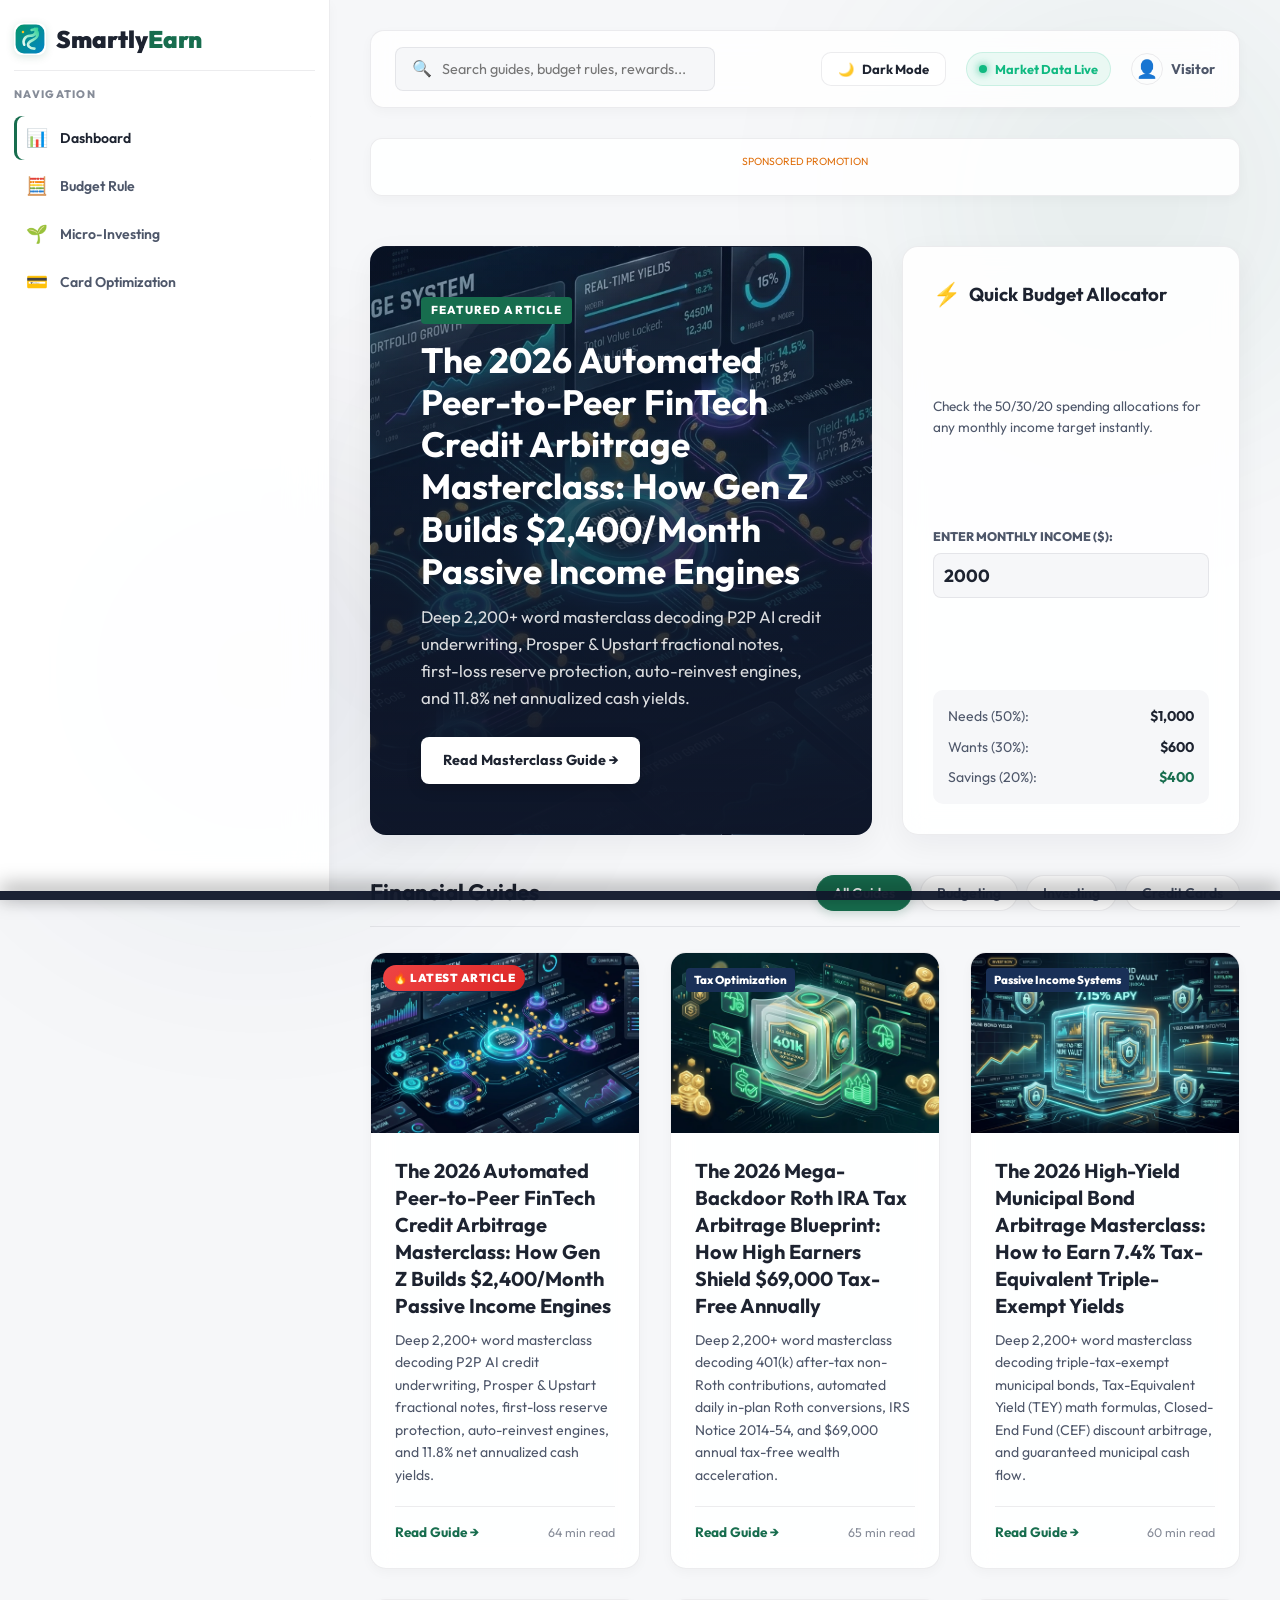
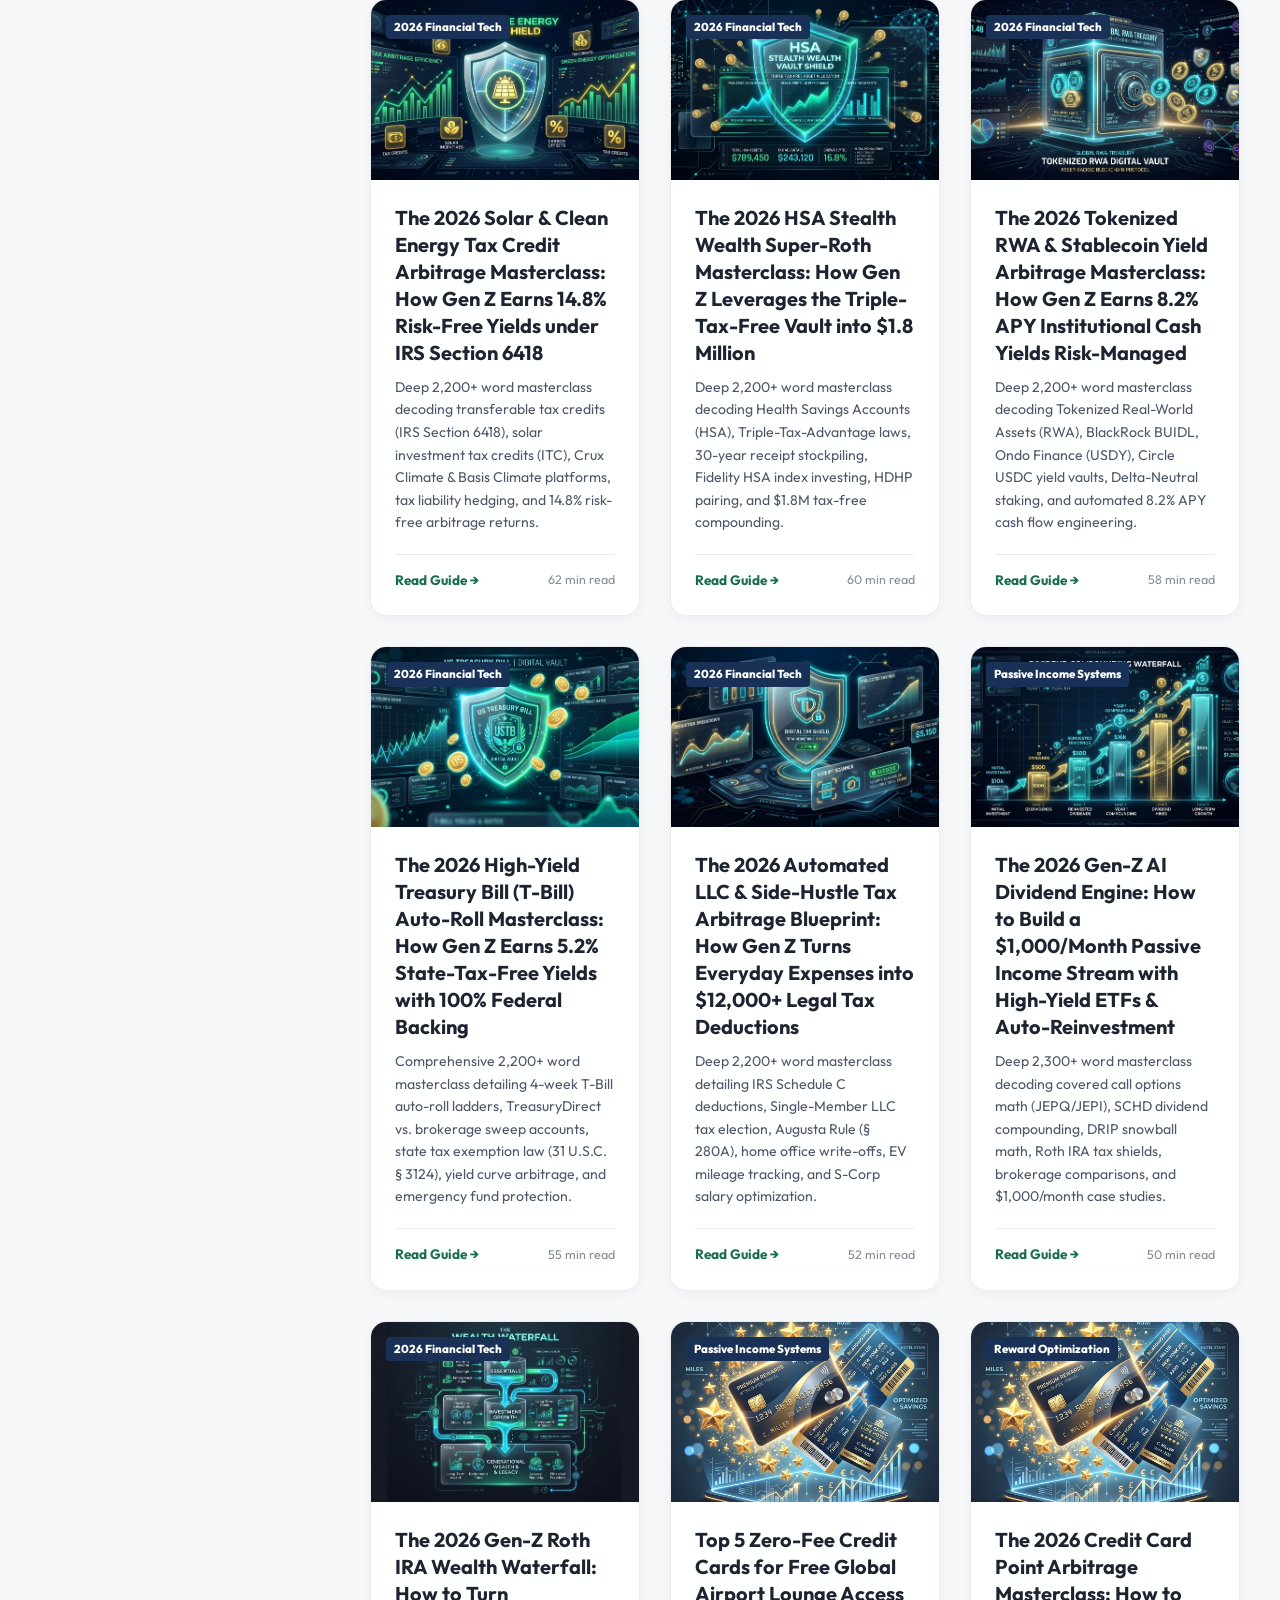
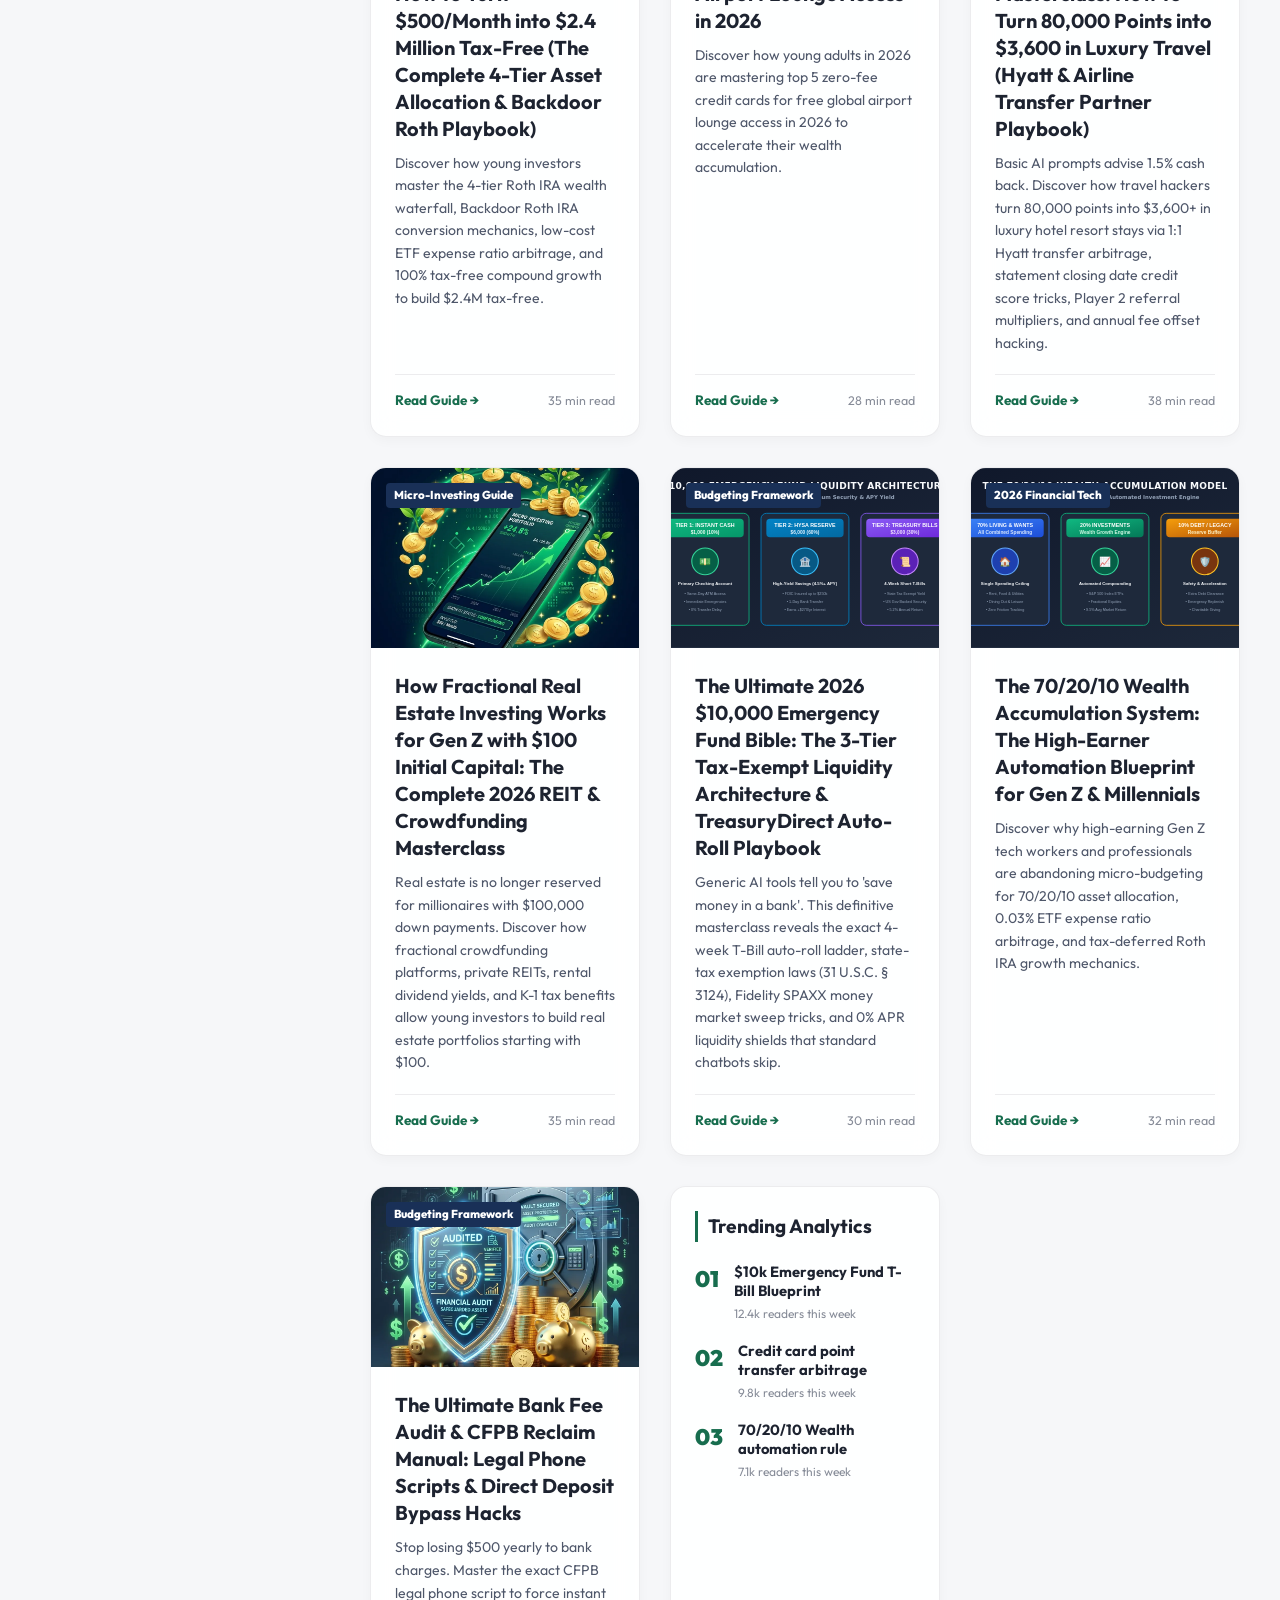
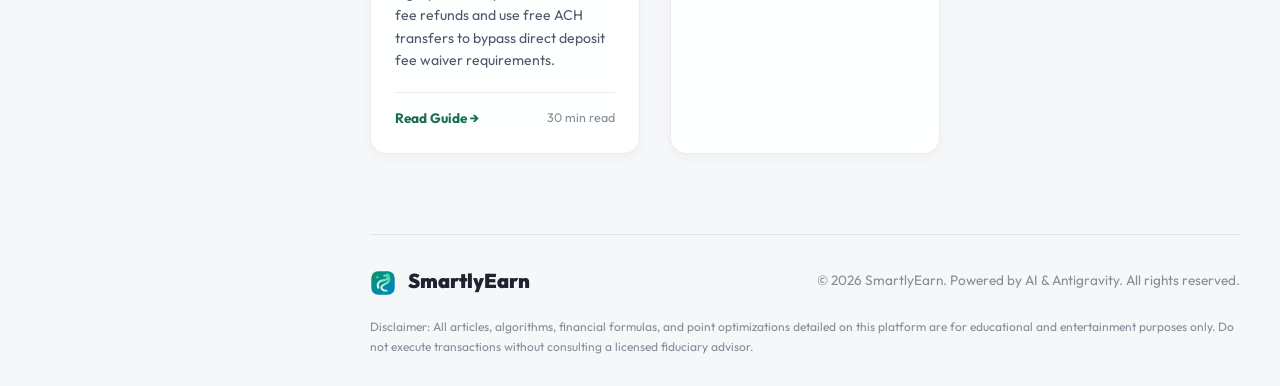
<file: index.html>
<!DOCTYPE html>
<html lang="en">
<head>
    <meta charset="UTF-8">
    <meta name="viewport" content="width=device-width, initial-scale=1.0">
    <meta name="description" content="SmartlyEarn Personal Finance & Micro-Investing - Modern Fintech Dashboard. Smart saving tricks, budgeting tools, credit card reward points optimization.">
    <meta name="google-site-verification" content="Y6vfAZUniV6YiiUUmEOp5tyHeW1f8kiDKkkbrd3DpYU" />
    <title>SmartlyEarn | Fintech Dashboard & Finance Guides</title>
    
    <!-- Favicon Logo -->
    <link rel="icon" type="image/svg+xml" href="assets/logo.svg">
    
    <!-- Google Fonts -->
    <link rel="preconnect" href="https://fonts.googleapis.com">
    <link rel="preconnect" href="https://fonts.gstatic.com" crossorigin>
    <link href="https://fonts.googleapis.com/css2?family=Outfit:wght@300;400;500;600;700;800;900&family=Playfair+Display:ital,wght@0,600;0,700;1,600&display=swap" rel="stylesheet">
    
    <link rel="stylesheet" href="style.css">

    <!-- 💰 Adsterra Popunder Ad Integration -->
    <script type="text/javascript" src="https://pl30477562.effectivecpmnetwork.com/54/c9/de/54c9de91e64ebeafb6e25777c57d5bb7.js"></script>

    <!-- 💰 Adsterra Social Bar Ad Integration -->
    <script type="text/javascript" src="https://pl30477564.effectivecpmnetwork.com/e1/29/9f/e1299f41470d532d7009ed9c65a165bc.js"></script>
</head>
<body class="light-theme">

    <!-- Decorative Animated Background Blobs -->
    <div class="bg-blob blob-1"></div>
    <div class="bg-blob blob-2"></div>
    <div class="bg-blob blob-3"></div>

    <div class="dashboard-wrapper">
        
        <!-- Ultra Left Sidebar Navigation (Desktop) -->
        <aside class="dashboard-sidebar">
            <div class="sidebar-brand" id="nav-logo" onclick="showHome()" style="cursor: pointer;">
                <img src="assets/logo.svg" alt="SmartlyEarn Logo" class="brand-logo-img">
                <span class="brand-text">Smartly<span class="brand-highlight">Earn</span></span>
            </div>
            
            <nav class="sidebar-nav">
                <span class="nav-section-title">NAVIGATION</span>
                <ul>
                    <li>
                        <a href="/" onclick="event.preventDefault(); showHome();" class="sidebar-link active" data-target="home">
                            <span class="link-icon">📊</span>
                            <span class="link-text">Dashboard</span>
                        </a>
                    </li>
                    <li>
                        <a href="#how-to-create-a-10000-emergency-fund" onclick="event.preventDefault(); openArticle('how-to-create-a-10000-emergency-fund');" class="sidebar-link" data-target="how-to-create-a-10000-emergency-fund">
                            <span class="link-icon">🧮</span>
                            <span class="link-text">Budget Rule</span>
                        </a>
                    </li>
                    <li>
                        <a href="#how-fractional-real-estate-investing-wor" onclick="event.preventDefault(); openArticle('how-fractional-real-estate-investing-wor');" class="sidebar-link" data-target="how-fractional-real-estate-investing-wor">
                            <span class="link-icon">🌱</span>
                            <span class="link-text">Micro-Investing</span>
                        </a>
                    </li>
                    <li>
                        <a href="#credit-card" onclick="event.preventDefault(); openArticle('credit-card');" class="sidebar-link" data-target="credit-card">
                            <span class="link-icon">💳</span>
                            <span class="link-text">Card Optimization</span>
                        </a>
                    </li>
                </ul>

                <!-- Sidebar 300x250 Adsterra Banner Slot -->
                <div class="sidebar-ad-card">
                    <script>
                      atOptions = {
                        'key' : '64b60da9f4378234c925ba0bfce2af56',
                        'format' : 'iframe',
                        'height' : 250,
                        'width' : 300,
                        'params' : {}
                      };
                    </script>
                    <script src="https://www.highperformanceformat.com/64b60da9f4378234c925ba0bfce2af56/invoke.js"></script>
                </div>
            </nav>
            
        </aside>

        <!-- Main Dashboard content pane -->
        <div class="main-dashboard-content">
            
            <!-- Dashboard Topbar Header -->
            <header class="dashboard-topbar">
                <div class="topbar-search">
                    <span class="search-icon">🔍</span>
                    <input type="text" id="dashboard-search-input" placeholder="Search guides, budget rules, rewards...">
                </div>
                <div class="topbar-actions">
                    <button id="theme-toggle-btn" class="topbar-theme-toggle" onclick="toggleTheme(event)">
                        <span class="toggle-icon">🌙</span>
                        <span class="toggle-text">Dark Mode</span>
                    </button>
                    <div class="status-indicator">
                        <span class="pulse-dot"></span>
                        <span class="status-text">Market Data Live</span>
                    </div>
                    <div class="user-profile-badge">
                        <span class="profile-avatar">👤</span>
                        <span class="profile-name">Visitor</span>
                    </div>
                </div>
            </header>

            <!-- Top Header Native Ad Sandbox placement -->
            <section class="ad-section-leaderboard" style="margin-bottom: 20px;">
                <div class="ad-container-leaderboard" style="padding: 15px; background: var(--bg-card); border-radius: 12px; text-align: center; border: 1px solid var(--border-color); overflow: hidden;">
                    <span class="ad-tag" style="display: block; margin-bottom: 10px; font-size: 0.65rem; color: var(--accent-gold);">SPONSORED PROMOTION</span>
                    <script async="async" data-cfasync="false" src="https://pl30477563.effectivecpmnetwork.com/26af483845ef343cd81dbf10a6da1bb0/invoke.js"></script>
                    <div id="container-26af483845ef343cd81dbf10a6da1bb0"></div>
                </div>
            </section>

            <!-- Page Panels -->
            <main class="dashboard-pages">
                
                <!-- Home Dashboard view -->
                <div id="home-view" class="view-panel active">
                    
                    <!-- Asymmetric Hero Section -->
                    <div class="asymmetric-hero-grid">
                        
                        <!-- Hero Post Highlight Card (Dynamically Linked to Latest Featured Article) -->
                        <div class="hero-highlight-card" id="hero-featured-card" style="background-image: linear-gradient(to bottom, rgba(30, 41, 59, 0.25), rgba(15, 23, 42, 0.95)), url('assets/p2p_credit_engine.webp');">
                            <div class="hero-badge">FEATURED ARTICLE</div>
                            <h2>The 2026 Automated Peer-to-Peer FinTech Credit Arbitrage Masterclass: How Gen Z Builds $2,400/Month Passive Income Engines</h2>
                            <p>Deep 2,200+ word masterclass decoding P2P AI credit underwriting, Prosper & Upstart fractional notes, first-loss reserve protection, auto-reinvest engines, and 11.8% net annualized cash yields.</p>
                            <a href="#2026-p2p-credit-arbitrage-passive-income-engine" onclick="event.preventDefault(); openArticle('2026-p2p-credit-arbitrage-passive-income-engine');" class="hero-read-btn">Read Masterclass Guide &rarr;</a>
                        </div>
                        
                        <!-- Sidebar-like quick tool card (embedded to right of hero) -->
                        <div class="hero-tool-card">
                            <div class="tool-card-header">
                                <span class="tool-icon">⚡</span>
                                <h3>Quick Budget Allocator</h3>
                            </div>
                            <p>Check the 50/30/20 spending allocations for any monthly income target instantly.</p>
                            <div class="tool-input-group">
                                <label>Enter Monthly Income ($):</label>
                                <input type="number" id="quick-calc-input" value="2000" oninput="calculateQuickBudget()">
                            </div>
                            <div class="tool-results">
                                <div class="tool-res-item">
                                    <span>Needs (50%):</span>
                                    <strong id="quick-needs">$1,000</strong>
                                </div>
                                <div class="tool-res-item">
                                    <span>Wants (30%):</span>
                                    <strong id="quick-wants">$600</strong>
                                </div>
                                <div class="tool-res-item">
                                    <span>Savings (20%):</span>
                                    <strong id="quick-savings" class="savings-highlight">$400</strong>
                                </div>
                            </div>
                        </div>

                    </div>

                    <!-- Category Filtering Tabs -->
                    <div class="feed-filters-bar">
                        <h3>Financial Guides</h3>
                        <div class="filter-tabs">
                            <button class="filter-tab active" data-filter="all">All Guides</button>
                            <button class="filter-tab" data-filter="Budgeting Framework">Budgeting</button>
                            <button class="filter-tab" data-filter="Micro-Investing Guide">Investing</button>
                            <button class="filter-tab" data-filter="Reward Optimization">Credit Cards</button>
                        </div>
                    </div>

                    <!-- Dashboard Asymmetric Feed Grid -->
                    <div class="dashboard-feed-grid">
                        
                        <!-- Article 1 Card -->
                        <article class="feed-card" data-category="Budgeting Framework" onclick="openArticle('how-to-create-a-10000-emergency-fund')" style="cursor: pointer;">
                            <div class="card-image-wrap">
                                <img src="assets/emergency_vault.svg" alt="Emergency Fund Model">
                                <div class="card-badge">Budgeting</div>
                            </div>
                            <div class="card-body">
                                <h3><a href="#how-to-create-a-10000-emergency-fund" onclick="event.preventDefault(); openArticle('how-to-create-a-10000-emergency-fund');">The Ultimate 2026 $10,000 Emergency Fund Bible: The 3-Tier Tax-Exempt Liquidity Architecture</a></h3>
                                <p>Discover how the 4-week T-Bill auto-roll ladder and state-tax exemption laws (31 U.S.C. § 3124) secure your cash reserves against inflation.</p>
                                <div class="card-footer">
                                    <a href="#how-to-create-a-10000-emergency-fund" onclick="event.preventDefault(); openArticle('how-to-create-a-10000-emergency-fund');" class="read-link">Start Reading &rarr;</a>
                                    <span class="read-time">30 min read</span>
                                </div>
                            </div>
                        </article>

                        <!-- Article 2 Card -->
                        <article class="feed-card" data-category="Reward Optimization" onclick="openArticle('credit-card')" style="cursor: pointer;">
                            <div class="card-image-wrap">
                                <img src="assets/credit.webp" alt="Credit Card Rewards">
                                <div class="card-badge">Rewards</div>
                            </div>
                            <div class="card-body">
                                <h3><a href="#credit-card" onclick="event.preventDefault(); openArticle('credit-card');">The 2026 Credit Card Point Arbitrage Masterclass: Turning 80k Points into $3,600 Luxury Travel</a></h3>
                                <p>Discover how travel hackers turn 80,000 points into $3,600+ in 5-star hotel resort stays via 1:1 Hyatt transfer arbitrage and closing date tricks.</p>
                                <div class="card-footer">
                                    <a href="#credit-card" onclick="event.preventDefault(); openArticle('credit-card');" class="read-link">Start Reading &rarr;</a>
                                    <span class="read-time">38 min read</span>
                                </div>
                            </div>
                        </article>

                        <!-- Article 3 Card -->
                        <article class="feed-card" data-category="Micro-Investing Guide" onclick="openArticle('how-fractional-real-estate-investing-wor')" style="cursor: pointer;">
                            <div class="card-image-wrap">
                                <img src="assets/micro.webp" alt="Micro Investing Real Estate">
                                <div class="card-badge">Investing</div>
                            </div>
                            <div class="card-body">
                                <h3><a href="#how-fractional-real-estate-investing-wor" onclick="event.preventDefault(); openArticle('how-fractional-real-estate-investing-wor');">How Fractional Real Estate Investing Works for Gen Z with $100 Initial Capital</a></h3>
                                <p>Real estate is no longer reserved for millionaires. Discover how SEC Regulation A+ platforms allow you to buy shares of rental homes starting with $100.</p>
                                <div class="card-footer">
                                    <a href="#how-fractional-real-estate-investing-wor" onclick="event.preventDefault(); openArticle('how-fractional-real-estate-investing-wor');" class="read-link">Start Reading &rarr;</a>
                                    <span class="read-time">35 min read</span>
                                </div>
                            </div>
                        </article>

                        <!-- Trending Widget -->
                        <div class="feed-trending-card">
                            <h3>Trending Analytics</h3>
                            <ul class="trending-dashboard-list">
                                <li>
                                    <span class="trend-rank">01</span>
                                    <div>
                                        <a href="#how-to-create-a-10000-emergency-fund" onclick="event.preventDefault(); openArticle('how-to-create-a-10000-emergency-fund');">50/30/20 savings rule & T-Bill ladder</a>
                                        <span class="trend-views">8.2k readers this week</span>
                                    </div>
                                </li>
                                <li>
                                    <span class="trend-rank">02</span>
                                    <div>
                                        <a href="#how-fractional-real-estate-investing-wor" onclick="event.preventDefault(); openArticle('how-fractional-real-estate-investing-wor');">Compounding models for weekly $10</a>
                                        <span class="trend-views">5.4k readers this week</span>
                                    </div>
                                </li>
                                <li>
                                    <span class="trend-rank">03</span>
                                    <div>
                                        <a href="#credit-card" onclick="event.preventDefault(); openArticle('credit-card');">Airline point transfer ratio hacks</a>
                                        <span class="trend-views">4.9k readers this week</span>
                                    </div>
                                </li>
                            </ul>
                        </div>

                    </div>

                </div>

                <!-- Single Article View -->
                <div id="article-view" class="view-panel">
                    <button id="back-to-feed-btn" class="back-btn" onclick="showHome()">&larr; Back to Dashboard Feed</button>
                    
                    <article class="dashboard-article-card">
                        
                        <div class="article-details-header">
                            <span id="article-category" class="article-badge">Category</span>
                            <h1 id="article-title" class="article-main-title">Article Title</h1>
                            <div class="article-meta-info">
                                <span>Author: <strong>SmartlyEarn Editorial Team</strong></span>
                                <span class="meta-dot"></span>
                                <span id="article-read-time">10 min read</span>
                            </div>
                        </div>

                        <!-- Main content injection area -->
                        <div id="article-content" class="article-rendered-body">
                            <!-- Injected JS -->
                        </div>

                        <!-- Mid article native banner -->
                        <div class="inline-article-mid-ad" style="text-align: center; padding: 15px; background: var(--bg-tertiary); border-radius: 12px; margin: 25px 0;">
                            <div class="ad-tag" style="margin-bottom: 10px;">RECOMMENDED BY SPONSOR</div>
                            <script>
                              atOptions = {
                                'key' : '64b60da9f4378234c925ba0bfce2af56',
                                'format' : 'iframe',
                                'height' : 250,
                                'width' : 300,
                                'params' : {}
                              };
                            </script>
                            <script src="https://www.highperformanceformat.com/64b60da9f4378234c925ba0bfce2af56/invoke.js"></script>
                        </div>

                        <!-- Main content part 2 injection area -->
                        <div id="article-content-part2" class="article-rendered-body">
                            <!-- Injected JS -->
                        </div>

                    </article>
                </div>

            </main>

            <!-- Dashboard Global Footer -->
            <footer class="dashboard-footer-bar">
                <div class="footer-header">
                    <span class="footer-brand"><img src="assets/logo.svg" alt="SmartlyEarn" style="width: 26px; height: 26px; vertical-align: middle; border-radius: 6px; margin-right: 8px;"> SmartlyEarn</span>
                    <p class="footer-copyright">© 2026 SmartlyEarn. Powered by AI & Antigravity. All rights reserved.</p>
                </div>
                <p class="footer-legal">Disclaimer: All articles, algorithms, financial formulas, and point optimizations detailed on this platform are for educational and entertainment purposes only. Do not execute transactions without consulting a licensed fiduciary advisor.</p>
            </footer>

        </div>

    </div>

    <!-- Floating Mobile bottom navigation bar -->
    <div class="mobile-bottom-nav">
        <a href="/" onclick="event.preventDefault(); showHome();" class="mobile-nav-link active" data-target="home">
            <span class="mobile-icon">📊</span>
            <span class="mobile-label">Home</span>
        </a>
        <a href="#how-to-create-a-10000-emergency-fund" onclick="event.preventDefault(); openArticle('how-to-create-a-10000-emergency-fund');" class="mobile-nav-link" data-target="how-to-create-a-10000-emergency-fund">
            <span class="mobile-icon">🧮</span>
            <span class="mobile-label">Budget</span>
        </a>
        <a href="#how-fractional-real-estate-investing-wor" onclick="event.preventDefault(); openArticle('how-fractional-real-estate-investing-wor');" class="mobile-nav-link" data-target="how-fractional-real-estate-investing-wor">
            <span class="mobile-icon">🌱</span>
            <span class="mobile-label">Invest</span>
        </a>
        <a href="#credit-card" onclick="event.preventDefault(); openArticle('credit-card');" class="mobile-nav-link" data-target="credit-card">
            <span class="mobile-icon">💳</span>
            <span class="mobile-label">Cards</span>
        </a>
    </div>

    <!-- Sticky Bottom Footer 728x90 Banner Ad Container (Desktop) -->
    <div id="sticky-bottom-ad-bar" style="position: fixed; bottom: 0; left: 0; right: 0; z-index: 99999; display: flex; justify-content: center; align-items: center; background: rgba(15, 23, 42, 0.95); backdrop-filter: blur(12px); -webkit-backdrop-filter: blur(12px); padding: 4px 0; border-top: 1px solid var(--border-color); box-shadow: 0 -4px 20px rgba(0, 0, 0, 0.5);">
        <div style="position: relative; max-width: 100%; overflow: hidden; display: flex; justify-content: center; align-items: center;">
            <button onclick="document.getElementById('sticky-bottom-ad-bar').style.display='none'" style="position: absolute; top: 2px; right: 6px; background: rgba(255,255,255,0.25); border: none; color: #fff; width: 22px; height: 22px; border-radius: 50%; cursor: pointer; font-size: 14px; line-height: 20px; z-index: 10;">&times;</button>
            <script>
              atOptions = {
                'key' : '9c23eade965bb17854d81fe70f432e74',
                'format' : 'iframe',
                'height' : 90,
                'width' : 728,
                'params' : {}
              };
            </script>
            <script src="https://www.highperformanceformat.com/9c23eade965bb17854d81fe70f432e74/invoke.js"></script>
        </div>
    </div>

    <script src="app.js"></script>
</body>
</html>
</file>
<file: style.css>
/* =======================================================
   Smart Personal Finance Blog - Ultra Dashboard Styling
   ======================================================= */

/* Theme Color Variables */
.light-theme, html.light-theme, body.light-theme {
    --bg-primary: hsl(210, 20%, 97%);
    --bg-secondary: rgba(255, 255, 255, 0.85);
    --bg-card: rgba(255, 255, 255, 0.9);
    --bg-sidebar: rgba(255, 255, 255, 0.95);
    --accent-primary: hsl(158, 65%, 26%);
    --accent-secondary: hsl(218, 55%, 22%);
    --accent-gold: hsl(28, 90%, 46%);
    --text-primary: hsl(220, 25%, 15%);
    --text-secondary: hsl(220, 15%, 36%);
    --text-muted: hsl(220, 8%, 56%);
    --border-color: rgba(15, 23, 42, 0.08);
    --border-glow: rgba(10, 92, 54, 0.15);
    --shadow-sm: 0 4px 12px rgba(15, 23, 42, 0.03);
    --shadow-md: 0 10px 30px rgba(15, 23, 42, 0.05);
    --shadow-lg: 0 20px 50px rgba(15, 23, 42, 0.08);
}

.dark-theme, html.dark-theme, body.dark-theme {
    --bg-primary: #090d16 !important;
    --bg-secondary: #111827 !important;
    --bg-card: #131c2e !important;
    --bg-sidebar: #0d1322 !important;
    --accent-primary: #10b981 !important;
    --accent-secondary: #38bdf8 !important;
    --accent-gold: #fbbf24 !important;
    --text-primary: #f8fafc !important;
    --text-secondary: #cbd5e1 !important;
    --text-muted: #94a3b8 !important;
    --border-color: rgba(255, 255, 255, 0.12) !important;
    --border-glow: rgba(16, 185, 129, 0.25) !important;
    --shadow-sm: 0 4px 12px rgba(0, 0, 0, 0.6) !important;
    --shadow-md: 0 10px 30px rgba(0, 0, 0, 0.7) !important;
    --shadow-lg: 0 20px 50px rgba(0, 0, 0, 0.8) !important;
}

/* Explicit Dark Mode Overrides */
html.dark-theme, body.dark-theme {
    background-color: #090d16 !important;
    color: #f8fafc !important;
}

html.dark-theme .dashboard-sidebar, body.dark-theme .dashboard-sidebar {
    background-color: #0d1322 !important;
    border-color: rgba(255, 255, 255, 0.1) !important;
}

html.dark-theme .main-dashboard-content, body.dark-theme .main-dashboard-content {
    background-color: #090d16 !important;
}

html.dark-theme .dashboard-topbar, body.dark-theme .dashboard-topbar,
html.dark-theme .dashboard-article-card, body.dark-theme .dashboard-article-card,
html.dark-theme .feed-card, body.dark-theme .feed-card,
html.dark-theme .hero-tool-card, body.dark-theme .hero-tool-card,
html.dark-theme .feed-filters-bar, body.dark-theme .feed-filters-bar {
    background-color: #131c2e !important;
    color: #f8fafc !important;
    border-color: rgba(255, 255, 255, 0.12) !important;
}

html.dark-theme h1, body.dark-theme h1,
html.dark-theme h2, body.dark-theme h2,
html.dark-theme h3, body.dark-theme h3,
html.dark-theme h4, body.dark-theme h4,
html.dark-theme p, body.dark-theme p,
html.dark-theme span, body.dark-theme span,
html.dark-theme li, body.dark-theme li {
    color: #f8fafc !important;
}

html.dark-theme a, body.dark-theme a {
    color: #38bdf8 !important;
}

/* Reset & Core Setup */
* {
    margin: 0;
    padding: 0;
    box-sizing: border-box;
}

body {
    background-color: var(--bg-primary);
    color: var(--text-primary);
    font-family: 'Outfit', sans-serif;
    line-height: 1.6;
    overflow-x: hidden;
    transition: background-color 0.4s ease, color 0.4s ease;
}

a {
    color: var(--accent-secondary);
    text-decoration: none;
    transition: all 0.25s ease;
}

/* Custom Scrollbar */
::-webkit-scrollbar {
    width: 8px;
}
::-webkit-scrollbar-track {
    background: var(--bg-primary);
}
::-webkit-scrollbar-thumb {
    background: var(--border-color);
    border-radius: 10px;
}
::-webkit-scrollbar-thumb:hover {
    background: var(--accent-primary);
}

/* Decorative Ambient Background Blobs */
.bg-blob {
    position: fixed;
    border-radius: 50%;
    filter: blur(120px);
    opacity: 0.12;
    z-index: -2;
    pointer-events: none;
    animation: floatBlob 25s infinite alternate ease-in-out;
}

.blob-1 {
    top: -10%;
    right: -10%;
    width: 45vw;
    height: 45vw;
    background: radial-gradient(circle, var(--accent-primary) 0%, transparent 70%);
}

.blob-2 {
    bottom: -10%;
    left: -5%;
    width: 50vw;
    height: 50vw;
    background: radial-gradient(circle, var(--accent-secondary) 0%, transparent 70%);
}

.blob-3 {
    top: 35%;
    left: 25%;
    width: 30vw;
    height: 30vw;
    background: radial-gradient(circle, var(--accent-gold) 0%, transparent 70%);
    opacity: 0.06;
}

@keyframes floatBlob {
    0% { transform: translate(0, 0) scale(1); }
    100% { transform: translate(50px, 30px) scale(1.1); }
}

/* Dashboard Layout Wrapper */
.dashboard-wrapper {
    display: flex;
    min-height: 100vh;
    position: relative;
}

/* Left Sidebar Navigation (Desktop Only) */
.dashboard-sidebar {
    position: fixed;
    top: 0;
    left: 0;
    bottom: 0;
    width: 330px;
    background: var(--bg-sidebar);
    backdrop-filter: blur(20px);
    -webkit-backdrop-filter: blur(20px);
    border-right: 1px solid var(--border-color);
    padding: 20px 14px;
    display: flex;
    flex-direction: column;
    justify-content: space-between;
    z-index: 99;
    box-shadow: var(--shadow-sm);
    transition: background-color 0.4s ease, border-color 0.4s ease;
}

.sidebar-brand {
    display: flex;
    align-items: center;
    gap: 10px;
    font-size: 1.5rem;
    font-weight: 900;
    color: var(--text-primary);
    padding-bottom: 12px;
    border-bottom: 1px solid var(--border-color);
}

.brand-logo-img {
    width: 32px;
    height: 32px;
    border-radius: 8px;
    object-fit: cover;
    box-shadow: 0 2px 8px var(--border-glow);
}

.brand-icon {
    font-size: 1.6rem;
    color: var(--accent-primary);
    filter: drop-shadow(0 0 10px var(--border-glow));
}

.brand-highlight {
    color: var(--accent-primary);
}

.sidebar-nav {
    margin-top: 15px;
    flex-grow: 1;
    display: flex;
    flex-direction: column;
    gap: 12px;
}

.nav-section-title {
    font-size: 0.68rem;
    font-weight: 800;
    letter-spacing: 0.12em;
    color: var(--text-muted);
    text-transform: uppercase;
}

.sidebar-nav ul {
    list-style: none;
    display: flex;
    flex-direction: column;
    gap: 4px;
}

.sidebar-link {
    display: flex;
    align-items: center;
    gap: 12px;
    padding: 8px 12px;
    border-radius: 8px;
    color: var(--text-secondary);
    font-weight: 600;
    font-size: 0.88rem;
    transition: var(--transition);
}

.sidebar-link:hover, .sidebar-link.active {
    color: var(--text-primary);
    background-color: var(--bg-tertiary);
}

.sidebar-link.active {
    box-shadow: inset 3px 0 0 var(--accent-primary);
}

.sidebar-link .link-icon {
    font-size: 1.1rem;
}

/* Sidebar Ad Widget */
.sidebar-ad-card {
    background: transparent;
    border: none;
    padding: 0;
    margin-top: 10px;
    display: flex;
    justify-content: center;
    align-items: center;
    width: 300px;
    max-width: 100%;
}

.sidebar-ad-tag {
    font-size: 0.6rem;
    font-weight: 800;
    color: var(--accent-gold);
    letter-spacing: 0.08em;
}

.sidebar-ad-card h4 {
    font-size: 0.95rem;
    margin: 5px 0;
    color: var(--text-primary);
}

.sidebar-ad-card p {
    font-size: 0.78rem;
    color: var(--text-secondary);
    margin-bottom: 12px;
}

.sidebar-ad-btn {
    display: block;
    text-align: center;
    background: var(--accent-gold);
    color: white;
    font-size: 0.8rem;
    font-weight: 700;
    padding: 8px;
    border-radius: 6px;
}

.sidebar-ad-btn:hover {
    background: var(--text-primary);
    color: var(--bg-primary);
}
/* Topbar Theme Toggle */
.topbar-theme-toggle {
    display: flex;
    align-items: center;
    justify-content: center;
    gap: 8px;
    background: var(--bg-card);
    border: 1px solid var(--border-color);
    color: var(--text-primary);
    padding: 8px 16px;
    border-radius: 10px;
    cursor: pointer;
    font-weight: 700;
    font-size: 0.82rem;
    font-family: inherit;
    transition: all 0.3s ease;
}

.topbar-theme-toggle:hover {
    border-color: var(--accent-primary);
    background: var(--border-glow);
}

/* Main Dashboard Content Layout (Fluid) */
.main-dashboard-content {
    margin-left: 330px;
    width: calc(100% - 330px);
    padding: 30px 40px;
    display: flex;
    flex-direction: column;
    gap: 30px;
}

@media (max-width: 900px) {
    .dashboard-sidebar {
        display: none;
    }
    .main-dashboard-content {
        margin-left: 0;
        width: 100%;
        padding: 20px 15px 95px 15px; /* Leave space at bottom for mobile nav */
    }
    .mobile-bottom-nav {
        display: flex;
    }
    #sticky-bottom-ad-bar {
        display: none !important;
    }
}

/* View Panel Visibility Switching */
.view-panel {
    display: none !important;
}

.view-panel.active {
    display: block !important;
    animation: fadeInView 0.35s ease-in-out;
}

@keyframes fadeInView {
    from { opacity: 0; transform: translateY(8px); }
    to { opacity: 1; transform: translateY(0); }
}

/* Topbar Header */
.dashboard-topbar {
    display: flex;
    justify-content: space-between;
    align-items: center;
    background: var(--bg-secondary);
    backdrop-filter: blur(12px);
    border-radius: 14px;
    padding: 16px 24px;
    border: 1px solid var(--border-color);
    box-shadow: var(--shadow-sm);
}

.topbar-search {
    display: flex;
    align-items: center;
    gap: 10px;
    background: var(--bg-primary);
    border: 1px solid var(--border-color);
    border-radius: 8px;
    padding: 8px 16px;
    width: 320px;
}

.topbar-search input {
    background: none;
    border: none;
    color: var(--text-primary);
    font-family: inherit;
    font-size: 0.9rem;
    width: 100%;
    outline: none;
}

.status-indicator {
    display: flex;
    align-items: center;
    gap: 8px;
    background: rgba(16, 185, 129, 0.08);
    border: 1px solid rgba(16, 185, 129, 0.15);
    padding: 6px 12px;
    border-radius: 20px;
}

.pulse-dot {
    width: 8px;
    height: 8px;
    background-color: #10b981;
    border-radius: 50%;
    box-shadow: 0 0 8px #10b981;
    animation: pulse 1.8s infinite;
}

@keyframes pulse {
    0% { transform: scale(0.9); opacity: 0.7; }
    50% { transform: scale(1.2); opacity: 1; box-shadow: 0 0 12px #10b981; }
    100% { transform: scale(0.9); opacity: 0.7; }
}

.status-text {
    font-size: 0.8rem;
    font-weight: 700;
    color: #10b981;
}

.topbar-actions {
    display: flex;
    align-items: center;
    gap: 20px;
}

.user-profile-badge {
    display: flex;
    align-items: center;
    gap: 8px;
}

.profile-avatar {
    width: 32px;
    height: 32px;
    background: var(--bg-tertiary);
    border-radius: 50%;
    display: flex;
    align-items: center;
    justify-content: center;
    font-size: 1.1rem;
    border: 1px solid var(--border-color);
}

.profile-name {
    font-size: 0.88rem;
    font-weight: 700;
    color: var(--text-secondary);
}

/* Asymmetric Hero Dashboard Grid */
.asymmetric-hero-grid {
    display: grid;
    grid-template-columns: 2.2fr 1fr;
    gap: 30px;
    margin-bottom: 40px;
}

@media (max-width: 1100px) {
    .asymmetric-hero-grid {
        grid-template-columns: 1fr;
    }
}

.hero-highlight-card {
    border-radius: 16px;
    padding: 50px;
    background-size: cover;
    background-position: center;
    border: 1px solid var(--border-color);
    box-shadow: var(--shadow-md);
    display: flex;
    flex-direction: column;
    justify-content: flex-end;
    align-items: flex-start;
    min-height: 360px;
    position: relative;
    overflow: hidden;
}

.hero-highlight-card::after {
    content: '';
    position: absolute;
    top: 0; left: 0; right: 0; bottom: 0;
    background: linear-gradient(to bottom, rgba(15, 23, 42, 0.05) 0%, rgba(15, 23, 42, 0.85) 100%);
    z-index: 1;
}

.hero-badge, .hero-highlight-card h2, .hero-highlight-card p, .hero-read-btn {
    position: relative;
    z-index: 2;
}

.hero-badge {
    background-color: var(--accent-primary);
    color: white;
    font-size: 0.72rem;
    font-weight: 800;
    letter-spacing: 0.1em;
    padding: 4px 10px;
    border-radius: 4px;
    margin-bottom: 15px;
}

.hero-highlight-card h2 {
    font-size: 2.2rem;
    line-height: 1.2;
    color: white;
    margin-bottom: 12px;
    font-family: 'Outfit', sans-serif;
}

.hero-highlight-card p {
    color: rgba(255, 255, 255, 0.85);
    max-width: 580px;
    font-size: 1.05rem;
    margin-bottom: 25px;
}

.hero-read-btn {
    background-color: white;
    color: hsl(220, 25%, 15%);
    font-weight: 700;
    font-size: 0.9rem;
    padding: 12px 22px;
    border-radius: 8px;
    box-shadow: 0 4px 15px rgba(0,0,0,0.15);
}

.hero-read-btn:hover {
    transform: translateY(-2px);
    background-color: var(--accent-primary);
    color: white;
}

/* Quick Tool Calculator Card beside Hero */
.hero-tool-card {
    background-color: var(--bg-card);
    backdrop-filter: blur(12px);
    border-radius: 16px;
    border: 1px solid var(--border-color);
    padding: 30px;
    box-shadow: var(--shadow-md);
    display: flex;
    flex-direction: column;
    justify-content: space-between;
    transition: var(--transition);
}

.hero-tool-card:hover {
    border-color: var(--accent-primary);
}

.tool-card-header {
    display: flex;
    align-items: center;
    gap: 8px;
    margin-bottom: 10px;
}

.tool-icon {
    font-size: 1.4rem;
    color: var(--accent-primary);
}

.hero-tool-card p {
    font-size: 0.85rem;
    color: var(--text-secondary);
    margin-bottom: 15px;
}

.tool-input-group {
    display: flex;
    flex-direction: column;
    gap: 6px;
    margin-bottom: 20px;
}

.tool-input-group label {
    font-size: 0.78rem;
    font-weight: 800;
    color: var(--text-secondary);
    text-transform: uppercase;
}

.tool-input-group input {
    background-color: var(--bg-primary);
    border: 1px solid var(--border-color);
    color: var(--text-primary);
    padding: 10px;
    border-radius: 8px;
    font-size: 1.1rem;
    font-family: inherit;
    font-weight: 700;
    outline: none;
}

.tool-results {
    background-color: var(--bg-primary);
    border-radius: 10px;
    padding: 15px;
    display: flex;
    flex-direction: column;
    gap: 8px;
}

.tool-res-item {
    display: flex;
    justify-content: space-between;
    font-size: 0.88rem;
}

.tool-res-item span {
    color: var(--text-secondary);
}

.savings-highlight {
    color: var(--accent-primary);
}

/* Category Filter bar */
.feed-filters-bar {
    display: flex;
    justify-content: space-between;
    align-items: center;
    border-bottom: 1px solid var(--border-color);
    padding-bottom: 15px;
    margin-bottom: 25px;
}

@media (max-width: 768px) {
    .feed-filters-bar {
        flex-direction: column;
        align-items: flex-start;
        gap: 15px;
    }
}

.feed-filters-bar h3 {
    font-size: 1.4rem;
}

.filter-tabs {
    display: flex;
    gap: 8px;
    flex-wrap: wrap;
}

.filter-tab {
    background-color: var(--bg-secondary);
    border: 1px solid var(--border-color);
    color: var(--text-secondary);
    font-family: inherit;
    font-weight: 600;
    font-size: 0.88rem;
    padding: 8px 16px;
    border-radius: 20px;
    cursor: pointer;
    transition: var(--transition);
}

.filter-tab:hover, .filter-tab.active {
    background-color: var(--accent-primary);
    color: white;
    border-color: var(--accent-primary);
    box-shadow: 0 4px 10px var(--border-glow);
}

/* Asymmetric feed grid */
.dashboard-feed-grid {
    display: grid;
    grid-template-columns: repeat(3, 1fr);
    gap: 30px;
}

@media (max-width: 1200px) {
    .dashboard-feed-grid {
        grid-template-columns: repeat(2, 1fr);
    }
}

@media (max-width: 768px) {
    .dashboard-feed-grid {
        grid-template-columns: 1fr;
    }
}

.feed-card {
    background-color: var(--bg-card);
    backdrop-filter: blur(12px);
    border-radius: 16px;
    overflow: hidden;
    border: 1px solid var(--border-color);
    box-shadow: var(--shadow-sm);
    display: flex;
    flex-direction: column;
    transition: var(--transition);
}

.feed-card:hover {
    transform: translateY(-4px);
    border-color: var(--accent-primary);
    box-shadow: var(--shadow-md);
}

.card-image-wrap {
    height: 180px;
    position: relative;
    overflow: hidden;
    background-color: var(--bg-tertiary);
}

.card-image-wrap img {
    width: 100%;
    height: 100%;
    object-fit: cover;
    transition: var(--transition);
}

.feed-card:hover .card-image-wrap img {
    transform: scale(1.03);
}

.card-badge {
    position: absolute;
    top: 15px;
    left: 15px;
    background-color: var(--accent-secondary);
    color: white;
    font-size: 0.72rem;
    font-weight: 800;
    padding: 3px 8px;
    border-radius: 4px;
}

.card-placeholder-gradient {
    width: 100%;
    height: 100%;
    display: flex;
    align-items: center;
    justify-content: center;
    font-size: 3.5rem;
}

.card-body {
    padding: 24px;
    display: flex;
    flex-direction: column;
    flex-grow: 1;
}

.card-body h3 {
    font-size: 1.25rem;
    line-height: 1.35;
    margin-bottom: 10px;
}

.card-body h3 a {
    color: var(--text-primary);
}

.card-body p {
    font-size: 0.88rem;
    color: var(--text-secondary);
    margin-bottom: 20px;
    flex-grow: 1;
}

.card-footer {
    display: flex;
    justify-content: space-between;
    align-items: center;
    border-top: 1px solid var(--border-color);
    padding-top: 15px;
}

.read-link {
    font-weight: 700;
    font-size: 0.85rem;
    color: var(--accent-primary);
}

.read-time {
    font-size: 0.78rem;
    color: var(--text-muted);
}

/* In-Feed Native Ads */
.feed-ad-card {
    background-color: var(--bg-card);
    border: 1px solid var(--border-color);
    border-radius: 16px;
    overflow: hidden;
    position: relative;
    display: flex;
    flex-direction: column;
    transition: var(--transition);
}

.feed-ad-card:hover {
    border-color: var(--accent-gold);
    box-shadow: var(--shadow-md);
}

.ad-tag-badge {
    position: absolute;
    top: 12px;
    right: 12px;
    background-color: var(--accent-gold);
    color: white;
    font-size: 0.6rem;
    font-weight: 800;
    padding: 2px 6px;
    border-radius: 4px;
    z-index: 10;
}

.ad-card-banner {
    height: 160px;
    background-size: cover;
    background-position: center;
}

.ad-card-body {
    padding: 20px;
    display: flex;
    flex-direction: column;
    justify-content: space-between;
    flex-grow: 1;
}

.ad-card-body h4 {
    font-size: 1.05rem;
    line-height: 1.4;
    color: var(--text-primary);
    margin-bottom: 8px;
}

.ad-source-domain {
    font-size: 0.75rem;
    color: var(--text-muted);
    margin-bottom: 15px;
}

.ad-card-cta {
    display: block;
    text-align: center;
    background-color: var(--accent-gold);
    color: white;
    font-size: 0.85rem;
    font-weight: 800;
    padding: 10px;
    border-radius: 6px;
}

/* Text Click Ad widget */
.text-ad {
    justify-content: center;
    padding: 30px;
    border: 1px dashed var(--accent-gold);
}

.ad-text-card-content {
    text-align: center;
}

.ad-text-card-content span {
    font-size: 2.5rem;
    display: block;
    margin-bottom: 10px;
}

.ad-text-card-content h4 {
    font-size: 1.15rem;
    color: var(--text-primary);
    margin-bottom: 8px;
}

.ad-text-card-content p {
    font-size: 0.82rem;
    color: var(--text-secondary);
    margin-bottom: 20px;
}

.ad-text-cta {
    display: inline-block;
    background-color: var(--text-primary);
    color: var(--bg-primary);
    font-size: 0.8rem;
    font-weight: 800;
    padding: 8px 16px;
    border-radius: 6px;
}

/* Trending Analytics Widget in Grid */
.feed-trending-card {
    background-color: var(--bg-card);
    border-radius: 16px;
    border: 1px solid var(--border-color);
    padding: 24px;
    box-shadow: var(--shadow-sm);
    display: flex;
    flex-direction: column;
}

.feed-trending-card h3 {
    font-size: 1.2rem;
    margin-bottom: 20px;
    border-left: 3px solid var(--accent-primary);
    padding-left: 10px;
}

.trending-dashboard-list {
    list-style: none;
    display: flex;
    flex-direction: column;
    gap: 15px;
}

.trending-dashboard-list li {
    display: flex;
    gap: 15px;
    align-items: flex-start;
}

.trend-rank {
    font-size: 1.4rem;
    font-weight: 900;
    color: var(--accent-primary);
}

.trending-dashboard-list a {
    display: block;
    font-size: 0.92rem;
    font-weight: 700;
    color: var(--text-primary);
    line-height: 1.3;
}

.trending-dashboard-list a:hover {
    color: var(--accent-primary);
}

.trend-views {
    font-size: 0.75rem;
    color: var(--text-muted);
}

/* Leaderboard Ad */
.ad-container-leaderboard {
    background-color: var(--bg-secondary);
    border: 1px solid var(--border-color);
    padding: 15px 25px;
    border-radius: 12px;
    box-shadow: var(--shadow-sm);
}

.ad-leaderboard-content {
    display: flex;
    align-items: center;
    justify-content: space-between;
    gap: 20px;
}

@media (max-width: 768px) {
    .ad-leaderboard-content {
        flex-direction: column;
        text-align: center;
    }
}

.ad-leaderboard-content h4 {
    color: var(--accent-gold);
    font-size: 1.05rem;
}

.ad-leaderboard-content p {
    font-size: 0.85rem;
    color: var(--text-secondary);
}

.ad-btn {
    background-color: var(--accent-gold);
    color: white;
    font-weight: 700;
    font-size: 0.85rem;
    padding: 10px 18px;
    border-radius: 6px;
}

/* Single Article Card */
.back-btn {
    background-color: var(--bg-secondary);
    color: var(--text-primary);
    border: 1px solid var(--border-color);
    padding: 10px 18px;
    border-radius: 8px;
    cursor: pointer;
    font-weight: 700;
    font-size: 0.88rem;
    margin-bottom: 20px;
    transition: var(--transition);
    box-shadow: var(--shadow-sm);
}

.back-btn:hover {
    background-color: var(--accent-primary);
    color: white;
    border-color: var(--accent-primary);
}

.dashboard-article-card {
    background-color: var(--bg-card);
    backdrop-filter: blur(12px);
    border-radius: 16px;
    padding: 40px;
    border: 1px solid var(--border-color);
    box-shadow: var(--shadow-md);
}

@media (max-width: 600px) {
    .dashboard-article-card {
        padding: 20px;
    }
}

.article-details-header {
    border-bottom: 1px solid var(--border-color);
    padding-bottom: 25px;
    margin-bottom: 30px;
}

.article-badge {
    background-color: var(--accent-primary);
    color: white;
    font-size: 0.72rem;
    font-weight: 800;
    padding: 3px 8px;
    border-radius: 4px;
}

.article-main-title {
    font-size: 2.4rem;
    line-height: 1.25;
    margin: 15px 0 10px 0;
    color: var(--text-primary);
}

.article-meta-info {
    display: flex;
    align-items: center;
    gap: 15px;
    font-size: 0.82rem;
    color: var(--text-muted);
}

.meta-dot {
    width: 4px;
    height: 4px;
    background-color: var(--text-muted);
    border-radius: 50%;
}

/* Inline Article Images & Data Graphics */
.article-content-img {
    width: 100%;
    height: auto;
    display: block;
    aspect-ratio: 16 / 9;
    object-fit: cover;
    border-radius: 16px;
    margin: 28px 0;
    box-shadow: var(--shadow-md);
    border: 1px solid var(--border-color);
}

/* Calculator Box Styling */
.calculator-box {
    background: linear-gradient(135deg, var(--bg-secondary) 0%, var(--bg-tertiary) 100%);
    border: 1px solid var(--border-color);
    box-shadow: 0 8px 32px rgba(0, 0, 0, 0.08);
    border-radius: 16px;
    padding: 28px;
    margin: 30px 0;
}

.calculator-box h3 {
    font-size: 1.3rem;
    margin-top: 0;
    margin-bottom: 20px;
    color: var(--text-primary);
    display: flex;
    align-items: center;
    gap: 10px;
}

.calc-grid {
    display: grid;
    grid-template-columns: repeat(auto-fit, minmax(200px, 1fr));
    gap: 16px;
    align-items: end;
    margin-bottom: 24px;
}

.input-group label {
    display: block;
    font-size: 0.82rem;
    font-weight: 700;
    color: var(--text-secondary);
    margin-bottom: 8px;
}

.input-group input {
    width: 100%;
    padding: 12px 14px;
    border-radius: 10px;
    border: 1px solid var(--border-color);
    background: var(--bg-primary);
    color: var(--text-primary);
    font-size: 1rem;
    font-weight: 700;
    box-sizing: border-box;
}

.calc-btn {
    background: linear-gradient(135deg, var(--accent-primary) 0%, #059669 100%);
    color: white;
    font-weight: 800;
    padding: 13px 20px;
    border: none;
    border-radius: 10px;
    cursor: pointer;
    transition: transform 0.2s ease, box-shadow 0.2s ease;
}

.calc-btn:hover {
    transform: translateY(-2px);
    box-shadow: 0 6px 20px rgba(16, 185, 129, 0.3);
}

.calc-results {
    background: var(--bg-primary);
    border-radius: 12px;
    padding: 20px;
    border: 1px solid var(--border-color);
    display: flex;
    flex-direction: column;
    gap: 12px;
}

.result-item {
    display: flex;
    justify-content: space-between;
    align-items: center;
    font-size: 0.95rem;
    font-weight: 600;
    color: var(--text-secondary);
}

.result-val {
    font-size: 1.1rem;
    font-weight: 800;
    color: var(--text-primary);
}

.result-val.primary-res {
    color: var(--accent-primary);
    font-size: 1.25rem;
}

/* Table Responsive Wrapper for Mobile Devices */
.table-responsive {
    width: 100%;
    overflow-x: auto;
    -webkit-overflow-scrolling: touch;
    margin: 25px 0;
    border-radius: 14px;
    border: 1px solid var(--border-color);
    box-shadow: var(--shadow-sm);
}

/* Premium Finance Data Table Styling */
.finance-table {
    width: 100%;
    min-width: 540px;
    border-collapse: separate;
    border-spacing: 0;
    margin: 0;
    border: none;
}

.finance-table th {
    background: var(--bg-tertiary);
    color: var(--text-primary);
    font-weight: 800;
    font-size: 0.88rem;
    text-transform: uppercase;
    letter-spacing: 0.04em;
    padding: 16px 20px;
    text-align: left;
    border-bottom: 2px solid var(--border-color);
}

.finance-table td {
    padding: 14px 20px;
    font-size: 0.92rem;
    color: var(--text-secondary);
    border-bottom: 1px solid var(--border-color);
    background: var(--bg-primary);
    transition: background-color 0.2s ease;
}

.finance-table tr:last-child td {
    border-bottom: none;
}

.finance-table tr:hover td {
    background-color: var(--bg-secondary);
}

/* Article Inline ad components */
.inline-article-top-ad {
    background-color: rgba(10, 92, 54, 0.05);
    border-left: 4px solid var(--accent-primary);
    padding: 15px 20px;
    margin: 25px 0;
    border-radius: 0 8px 8px 0;
}

.inline-article-top-ad a {
    color: var(--text-secondary);
    font-size: 0.95rem;
}

.inline-article-top-ad a strong {
    color: var(--accent-primary);
}

.inline-article-mid-ad {
    background-color: var(--bg-primary);
    border: 1px solid var(--border-color);
    border-radius: 12px;
    padding: 24px;
    margin: 35px 0;
}

.mid-ad-flex {
    display: flex;
    gap: 20px;
    align-items: center;
}

@media (max-width: 600px) {
    .mid-ad-flex {
        flex-direction: column;
        text-align: center;
    }
}

.mid-ad-image {
    width: 140px;
    height: 90px;
    background-size: cover;
    background-position: center;
    border-radius: 8px;
    flex-shrink: 0;
    border: 1px solid var(--border-color);
}

.mid-ad-details h4 {
    font-size: 1.1rem;
    color: var(--accent-secondary);
    margin-bottom: 5px;
}

.mid-ad-details p {
    font-size: 0.85rem;
    color: var(--text-secondary);
    margin-bottom: 12px;
}

.mid-ad-cta {
    display: inline-block;
    background-color: var(--accent-primary);
    color: white;
    font-size: 0.8rem;
    font-weight: 800;
    padding: 8px 16px;
    border-radius: 6px;
}

.article-rendered-body {
    font-size: 1.05rem;
    color: var(--text-secondary);
}

.article-rendered-body p {
    margin-bottom: 22px;
    text-align: justify;
}

.article-rendered-body h2 {
    font-size: 1.6rem;
    margin: 35px 0 15px 0;
    color: var(--text-primary);
    border-bottom: 2px solid var(--border-color);
    padding-bottom: 6px;
}

.article-rendered-body h3 {
    font-size: 1.25rem;
    margin: 25px 0 10px 0;
    color: var(--accent-primary);
}

.article-rendered-body ul,
.article-rendered-body ol {
    margin: 22px 0 25px 0;
    padding-left: 32px;
    color: var(--text-secondary);
}

.article-rendered-body li {
    margin-bottom: 12px;
    line-height: 1.7;
    padding-left: 6px;
}

.article-rendered-body li strong {
    color: var(--text-primary);
}

/* Dashboard Fluid Footer */
.dashboard-footer-bar {
    border-top: 1px solid var(--border-color);
    padding-top: 30px;
    margin-top: 50px;
    display: flex;
    flex-direction: column;
    gap: 20px;
}

.footer-header {
    display: flex;
    justify-content: space-between;
    align-items: center;
    flex-wrap: wrap;
    gap: 15px;
}

.footer-brand {
    font-size: 1.25rem;
    font-weight: 900;
    color: var(--text-primary);
}

.footer-copyright {
    font-size: 0.85rem;
    color: var(--text-muted);
}

.footer-legal {
    font-size: 0.75rem;
    color: var(--text-muted);
    line-height: 1.6;
}

.footer-banner-ad {
    background-color: var(--bg-secondary);
    border: 1px solid var(--border-color);
    border-radius: 10px;
    padding: 15px 25px;
    box-shadow: var(--shadow-sm);
}

.footer-ad-flex {
    display: flex;
    justify-content: space-between;
    align-items: center;
    gap: 20px;
    font-size: 0.85rem;
}

@media (max-width: 768px) {
    .footer-ad-flex {
        flex-direction: column;
        text-align: center;
    }
}

.footer-ad-btn {
    background-color: var(--accent-primary);
    color: white;
    font-weight: 700;
    padding: 8px 16px;
    border-radius: 6px;
    white-space: nowrap;
}

/* Taboola / Outbrain Bottom Widget */
.sponsored-recommendations-section {
    border-top: 1px solid var(--border-color);
    padding-top: 30px;
    margin-top: 40px;
}

.section-title {
    font-size: 1.25rem;
    margin-bottom: 20px;
    color: var(--text-primary);
}

.recommendations-layout {
    display: grid;
    grid-template-columns: repeat(4, 1fr);
    gap: 20px;
}

@media (max-width: 900px) {
    .recommendations-layout {
        grid-template-columns: repeat(2, 1fr);
    }
}

@media (max-width: 500px) {
    .recommendations-layout {
        grid-template-columns: 1fr;
    }
}

.rec-ad-card {
    background-color: var(--bg-card);
    border-radius: 12px;
    overflow: hidden;
    position: relative;
    border: 1px solid var(--border-color);
    display: flex;
    flex-direction: column;
    box-shadow: var(--shadow-sm);
    transition: var(--transition);
}

.rec-ad-card:hover {
    transform: translateY(-2px);
    border-color: var(--accent-gold);
    box-shadow: var(--shadow-md);
}

.rec-image {
    height: 110px;
    background-size: cover;
    background-position: center;
    background-color: var(--bg-tertiary);
    display: flex;
    align-items: center;
    justify-content: center;
}

.placeholder-emoji {
    font-size: 2.2rem;
}

.rec-body {
    padding: 12px;
    flex-grow: 1;
    display: flex;
    flex-direction: column;
    justify-content: space-between;
}

.rec-body h4 {
    font-size: 0.82rem;
    font-weight: 600;
    line-height: 1.4;
    color: var(--text-primary);
    margin-bottom: 8px;
    display: -webkit-box;
    -webkit-line-clamp: 3;
    -webkit-box-orient: vertical;
    overflow: hidden;
}

.rec-source {
    font-size: 0.7rem;
    color: var(--text-muted);
}

.rec-link {
    position: absolute;
    top: 0; left: 0; right: 0; bottom: 0;
    z-index: 10;
}

/* Floating Bottom Ad banner */
.social-ad-bar {
    position: fixed;
    bottom: -150px;
    left: 20px;
    right: 20px;
    max-width: 900px;
    margin: 0 auto;
    background-color: var(--bg-card);
    backdrop-filter: blur(20px);
    -webkit-backdrop-filter: blur(20px);
    border-radius: 14px;
    border: 1px solid var(--border-color);
    border-top: 3px solid var(--accent-gold);
    box-shadow: var(--shadow-lg);
    z-index: 999;
    padding: 15px 25px;
    transition: bottom 0.5s cubic-bezier(0.175, 0.885, 0.32, 1.15);
}

.social-ad-bar.active {
    bottom: 20px;
}

.social-ad-content {
    display: flex;
    align-items: center;
    justify-content: space-between;
    gap: 20px;
}

@media (max-width: 768px) {
    .social-ad-bar {
        left: 10px;
        right: 10px;
        transform: none;
        width: auto;
        max-width: calc(100% - 20px);
        padding: 10px 14px;
        border-radius: 12px;
    }

    .social-ad-bar.active {
        bottom: 78px !important;
    }

    .social-ad-content {
        flex-direction: row;
        text-align: left;
        gap: 10px;
    }
}

.social-ad-avatar {
    font-size: 2.2rem;
    background-color: rgba(255, 170, 0, 0.1);
    width: 48px;
    height: 48px;
    display: flex;
    align-items: center;
    justify-content: center;
    border-radius: 50%;
}

.social-ad-text {
    flex-grow: 1;
}

.social-ad-title {
    color: var(--accent-gold);
    font-size: 1rem;
    font-weight: 700;
    display: block;
}

.social-ad-desc {
    color: var(--text-secondary);
    font-size: 0.82rem;
}

.social-ad-actions {
    display: flex;
    align-items: center;
    gap: 15px;
}

.social-ad-accept-btn {
    background-color: var(--accent-gold);
    color: white;
    font-weight: 800;
    padding: 8px 16px;
    border-radius: 6px;
    font-size: 0.85rem;
}

.social-ad-close-btn {
    background: none;
    border: none;
    color: var(--text-muted);
    font-size: 1.8rem;
    cursor: pointer;
    line-height: 1;
}

/* Mobile Bottom Navigation Pill */
.mobile-bottom-nav {
    display: none;
    position: fixed;
    bottom: 20px;
    left: 20px;
    right: 20px;
    height: 65px;
    background: var(--bg-sidebar);
    backdrop-filter: blur(20px);
    -webkit-backdrop-filter: blur(20px);
    border-radius: 30px;
    border: 1px solid var(--border-color);
    box-shadow: var(--shadow-lg);
    z-index: 1000;
    justify-content: space-around;
    align-items: center;
    padding: 0 10px;
}

.mobile-nav-link {
    display: flex;
    flex-direction: column;
    align-items: center;
    justify-content: center;
    color: var(--text-muted);
    transition: var(--transition);
}

.mobile-nav-link.active {
    color: var(--accent-primary);
}

.mobile-icon {
    font-size: 1.3rem;
}

.mobile-label {
    font-size: 0.65rem;
    font-weight: 800;
    margin-top: 2px;
}

/* Ad Toast Notification */
.toast {
    position: fixed;
    top: 20px;
    right: 20px;
    background-color: var(--bg-card);
    backdrop-filter: blur(12px);
    border-left: 4px solid var(--accent-primary);
    border-radius: 8px;
    padding: 16px 20px;
    box-shadow: var(--shadow-lg);
    z-index: 100000;
    display: flex;
    align-items: flex-start;
    gap: 15px;
    width: 360px;
    opacity: 0;
    pointer-events: none;
    transform: translateY(-20px);
    transition: var(--transition);
    border: 1px solid var(--border-color);
    border-left: 4px solid var(--accent-primary);
}

.toast.active {
    opacity: 1;
    pointer-events: auto;
    transform: translateY(0);
}

.toast-icon {
    font-size: 1.5rem;
}

.toast-body strong {
    display: block;
    font-size: 0.95rem;
    color: var(--text-primary);
    margin-bottom: 2px;
}

.toast-body p {
    font-size: 0.8rem;
    color: var(--text-secondary);
}

.toast-close-btn {
    background: none;
    border: none;
    color: var(--text-muted);
    font-size: 1.2rem;
    cursor: pointer;
    line-height: 1;
}

.toast-close-btn:hover {
    color: var(--text-primary);
}

/* Latest Post Tag Badge on Homepage Feed */
.latest-post-tag {
    position: absolute;
    top: 12px;
    left: 12px;
    background: linear-gradient(135deg, #ef4444, #dc2626);
    color: white;
    font-size: 0.72rem;
    font-weight: 900;
    padding: 4px 10px;
    border-radius: 20px;
    letter-spacing: 0.5px;
    box-shadow: var(--shadow-sm);
    z-index: 2;
}

/* Dynamic Article Layout Pattern Variations */
.layout-pattern-1 .article-header {
    border-left: 5px solid var(--accent-primary);
    padding-left: 20px;
}
.layout-pattern-1 .article-body-wrapper h2 {
    color: var(--accent-primary);
}

.layout-pattern-2 .article-header {
    border-left: 5px solid var(--accent-gold);
    padding-left: 20px;
}
.layout-pattern-2 .finance-table th {
    background: linear-gradient(135deg, #1e293b, #0f172a);
    color: var(--accent-gold);
}

.layout-pattern-3 .article-header {
    border-left: 5px solid #10b981;
    padding-left: 20px;
}
.layout-pattern-3 .calculator-box {
    border-top: 3px solid #10b981;
}

.layout-pattern-4 .article-header {
    border-left: 5px solid #8b5cf6;
    padding-left: 20px;
}

.layout-pattern-4 blockquote {
    border-left: 5px solid #8b5cf6 !important;
}

/* =======================================================
   Responsive Mobile Improvements & Bottom Navigation
   ======================================================= */
@media (max-width: 900px) {
    .mobile-bottom-nav {
        display: flex !important;
    }
}

@media (max-width: 768px) {
    .status-indicator {
        display: none !important;
    }
    .user-profile-badge {
        display: none !important;
    }
    .topbar-search {
        width: 140px !important;
        padding: 6px 10px !important;
    }
    .topbar-search input {
        font-size: 0.8rem !important;
    }
    .topbar-theme-toggle {
        padding: 6px 10px !important;
        font-size: 0.75rem !important;
        gap: 4px !important;
    }
}
</file>
